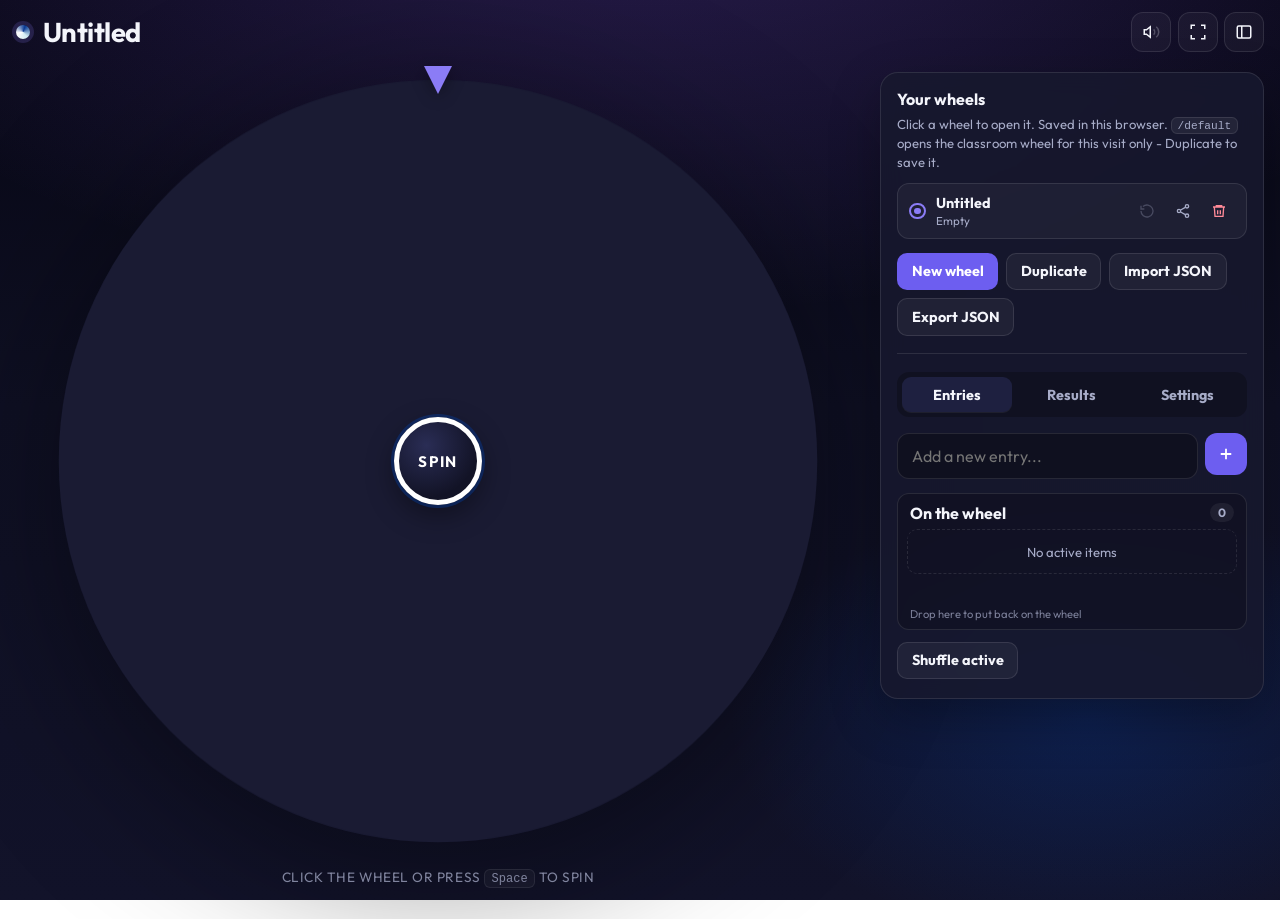
<file: index.html>
<!DOCTYPE html>
<html lang="en" class="bg-midnight">
  <head>
    <meta charset="UTF-8" />
    <meta name="viewport" content="width=device-width, initial-scale=1.0" />
    <meta name="description" content="Standalone spin-the-wheel for classroom check-ins. Works offline on GitHub Pages." />
    <title>Spin Wheel</title>
    <link rel="stylesheet" href="./css/styles.css" />
  </head>
  <body>
    <div class="app">
      <header class="topbar">
        <div class="brand">
          <span class="brand-mark" aria-hidden="true"></span>
          <div class="wheel-title-wrap">
            <h1 id="wheel-title" class="wheel-title">Untitled</h1>
            <input
              type="text"
              id="wheel-title-edit"
              class="wheel-title-edit"
              maxlength="80"
              hidden
              spellcheck="false"
              autocomplete="off"
              aria-label="Rename wheel"
            />
          </div>
        </div>
        <div class="top-actions">
          <button type="button" class="icon-btn" id="btn-mute" title="Mute" aria-label="Mute sounds">
            <svg viewBox="0 0 24 24" width="18" height="18" fill="none" stroke="currentColor" stroke-width="2">
              <path d="M11 5 6 9H3v6h3l5 4V5z" />
              <path d="M15.5 8.5a5 5 0 0 1 0 7" class="mute-wave" />
              <path d="M19 5a9 9 0 0 1 0 14" class="mute-wave" />
            </svg>
          </button>
          <button type="button" class="icon-btn" id="btn-fullscreen" title="Fullscreen" aria-label="Toggle fullscreen">
            <svg viewBox="0 0 24 24" width="18" height="18" fill="none" stroke="currentColor" stroke-width="2">
              <path d="M8 3H3v5M16 3h5v5M8 21H3v-5M16 21h5v-5" />
            </svg>
          </button>
          <button type="button" class="icon-btn" id="btn-panel" title="Toggle panel" aria-label="Toggle side panel">
            <svg viewBox="0 0 24 24" width="18" height="18" fill="none" stroke="currentColor" stroke-width="2">
              <rect x="3" y="4" width="18" height="16" rx="2" />
              <path d="M9 4v16" />
            </svg>
          </button>
        </div>
      </header>

      <main class="layout">
        <section class="stage" aria-label="Spin wheel">
          <div class="wheel-wrap">
            <div class="pointer" id="pointer" aria-hidden="true"></div>
            <canvas id="wheel" width="640" height="640" role="img" aria-label="Decision wheel"></canvas>
            <button type="button" class="spin-btn" id="btn-spin" aria-label="Spin the wheel">
              <span>SPIN</span>
            </button>
            <div class="winner-on-wheel" id="winner-on-wheel" hidden>
              <p class="winner-label">Winner</p>
              <p class="winner-text" id="winner-text"></p>
              <div class="winner-actions">
                <button type="button" class="btn ghost" id="btn-dismiss-winner">Close</button>
              </div>
            </div>
          </div>
          <p class="hint">Click the wheel or press <kbd>Space</kbd> to spin</p>
        </section>

        <aside class="panel" id="side-panel">
          <section class="wheel-dock" id="wheel-dock" data-editor-only aria-label="Your wheels">
            <h2 class="panel-heading">Your wheels</h2>
            <p class="panel-note">
              Click a wheel to open it. Saved in this browser.
              <code>/default</code> opens the classroom wheel for this visit only - Duplicate to save it.
            </p>
            <div class="wheel-library" id="wheel-library" role="radiogroup" aria-label="Saved wheels"></div>
            <div class="row gap">
              <button type="button" class="btn secondary" id="btn-new-wheel">New wheel</button>
              <button type="button" class="btn ghost" id="btn-save-as-new">Duplicate</button>
              <button type="button" class="btn ghost" id="btn-import">Import JSON</button>
              <button type="button" class="btn ghost" id="btn-export">Export JSON</button>
              <input type="file" id="import-file" accept="application/json,.json" hidden />
            </div>
          </section>

          <section class="viewer-dock" id="viewer-dock" hidden aria-label="Share">
            <button type="button" class="btn secondary" id="btn-viewer-share">Share</button>
          </section>

          <div class="tabs" id="panel-tabs" role="tablist">
            <button type="button" class="tab active" data-tab="entries" data-editor-only role="tab" aria-selected="true">Entries</button>
            <button type="button" class="tab" data-tab="results" role="tab" aria-selected="false">Results</button>
            <button type="button" class="tab" data-tab="settings" data-editor-only role="tab" aria-selected="false">Settings</button>
          </div>

          <div class="tab-pane active" id="tab-entries" role="tabpanel" data-editor-only>
            <p class="panel-note" id="entries-lock-note" hidden>
              Default wheel from <code>/default</code> or a share link is session-only (not saved).
              Duplicate it into Your wheels to edit or keep it.
            </p>

            <form class="add-entry-row" id="add-entry-form">
              <input type="text" id="add-entry-input" maxlength="200" placeholder="Add a new entry..." autocomplete="off" />
              <button type="submit" class="btn secondary icon-action" id="btn-add-entry" title="Add entry" aria-label="Add entry">
                <svg viewBox="0 0 24 24" width="18" height="18" fill="none" stroke="currentColor" stroke-width="2.4">
                  <path d="M12 5v14M5 12h14" />
                </svg>
              </button>
            </form>

            <div class="entry-board">
              <section class="entry-column" aria-labelledby="active-heading">
                <div class="entry-column-head">
                  <h2 class="panel-heading" id="active-heading">On the wheel</h2>
                  <span class="entry-count" id="active-count">0</span>
                </div>
                <ul class="entry-list" id="active-list" data-zone="active"></ul>
                <p class="entry-drop-hint">Drop here to put back on the wheel</p>
              </section>

              <div class="entry-zone-actions">
                <button type="button" class="btn ghost" id="btn-shuffle">Shuffle active</button>
              </div>

              <div id="removed-section">
                <section class="entry-column is-inactive" aria-labelledby="inactive-heading">
                  <div class="entry-column-head">
                    <h2 class="panel-heading" id="inactive-heading">Removed</h2>
                    <span class="entry-count" id="inactive-count">0</span>
                  </div>
                  <ul class="entry-list" id="inactive-list" data-zone="inactive"></ul>
                  <p class="entry-drop-hint">Drop here to soft-remove (kept in JSON)</p>
                </section>

                <div class="entry-zone-actions">
                  <button type="button" class="btn ghost" id="btn-restore-removed">Restore all removed</button>
                </div>
              </div>
            </div>
          </div>

          <div class="tab-pane" id="tab-results" role="tabpanel" hidden>
            <div class="row between">
              <h2 class="panel-heading">Spin history</h2>
              <button type="button" class="btn ghost" id="btn-clear-results">Clear</button>
            </div>
            <ol class="results-list" id="results-list"></ol>
            <p class="empty" id="results-empty">No spins yet. Give the wheel a whirl.</p>
          </div>

          <div class="tab-pane" id="tab-settings" role="tabpanel" hidden data-editor-only>
            <h2 class="panel-heading">Spin behavior</h2>
            <label class="toggle">
              <input type="checkbox" id="opt-announce-winner" />
              <span>Announce winner after spin</span>
            </label>
            <label class="toggle">
              <input type="checkbox" id="opt-auto-remove" />
              <span>Auto-remove winner after spin</span>
            </label>
            <label class="toggle">
              <input type="checkbox" id="opt-confetti" />
              <span>Confetti celebration</span>
            </label>
            <label class="toggle">
              <input type="checkbox" id="opt-sounds" />
              <span>Tick &amp; win sounds</span>
            </label>
            <label class="field-label" for="opt-spin-time">Spin duration (seconds)</label>
            <input type="range" id="opt-spin-time" min="3" max="12" step="1" value="5" />
            <p class="range-value"><span id="spin-time-value">5</span>s</p>
            <label class="field-label" for="opt-title">Wheel title</label>
            <input type="text" id="opt-title" maxlength="80" />
          </div>
        </aside>
      </main>
    </div>

    <canvas id="confetti" class="confetti-layer" aria-hidden="true"></canvas>

    <div class="share-modal" id="share-modal" hidden>
      <div class="share-modal-backdrop" data-close-share></div>
      <div class="share-modal-card" role="dialog" aria-modal="true" aria-labelledby="share-modal-title">
        <div class="share-modal-head">
          <h2 id="share-modal-title">Share wheel</h2>
          <button type="button" class="icon-btn" id="btn-close-share" aria-label="Close share dialog">
            <svg viewBox="0 0 24 24" width="18" height="18" fill="none" stroke="currentColor" stroke-width="2">
              <path d="M6 6l12 12M18 6 6 18" />
            </svg>
          </button>
        </div>
        <p class="panel-note" id="share-modal-desc">
          Anyone with this link gets this wheel as their default - nothing is stored on a server.
        </p>
        <label class="toggle" id="share-play-option">
          <input type="checkbox" id="opt-share-play" />
          <span>Results-only link (hide Entries, Settings, and Your wheels)</span>
        </label>
        <div class="share-qr-wrap">
          <img id="share-qr" alt="QR code for shared wheel" width="220" height="220" />
        </div>
        <label class="field-label" for="share-url">Share link</label>
        <div class="share-url-row">
          <input type="text" id="share-url" readonly />
          <button type="button" class="btn secondary" id="btn-copy-share">Copy</button>
        </div>
        <p class="share-status" id="share-status" hidden></p>
      </div>
    </div>

    <script type="module" src="./js/app.js"></script>
  </body>
</html>
</file>
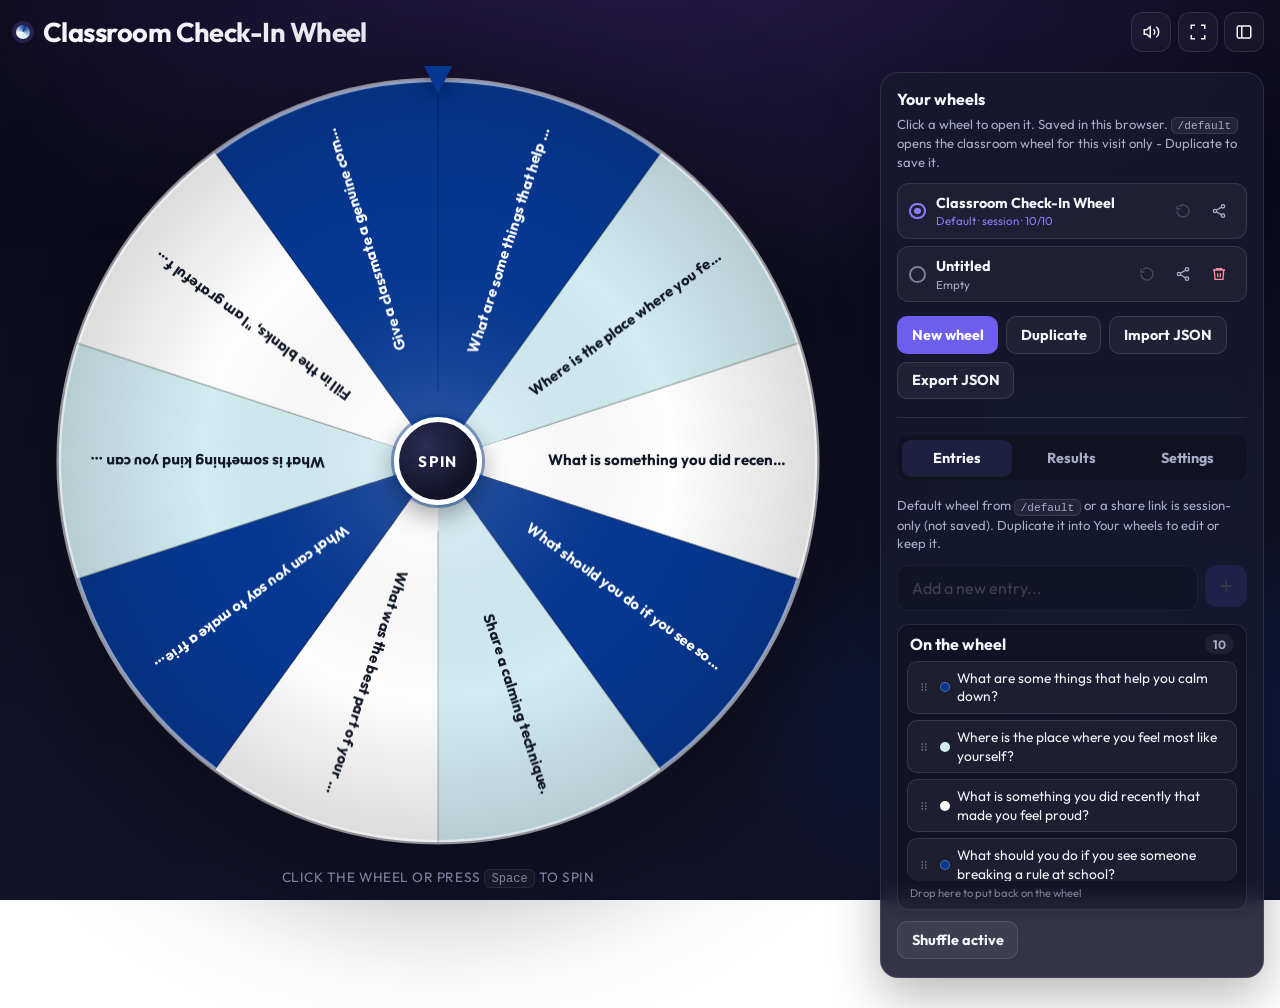
<file: default/index.html>
<!DOCTYPE html>
<html lang="en">
  <head>
    <meta charset="UTF-8" />
    <meta name="viewport" content="width=device-width, initial-scale=1.0" />
    <meta name="robots" content="noindex" />
    <title>Loading default wheel…</title>
    <script type="module">
      import { builtinShareHash } from "../js/default-share-token.js";
      // Domain-agnostic: go to the app root with the canonical #w= token.
      const root = new URL("../", location.href);
      location.replace(`${root.pathname}${root.search}${builtinShareHash()}`);
    </script>
  </head>
  <body
    style="
      margin: 0;
      min-height: 100vh;
      display: grid;
      place-items: center;
      background: #0f1024;
      color: #a7acc8;
      font-family: system-ui, sans-serif;
    "
  >
    <p>Loading default wheel…</p>
  </body>
</html>
</file>
<file: css/styles.css>
@font-face {
  font-family: "Outfit";
  src: url("../fonts/outfit-400.woff2") format("woff2");
  font-weight: 400;
  font-style: normal;
  font-display: swap;
}

@font-face {
  font-family: "Outfit";
  src: url("../fonts/outfit-700.woff2") format("woff2");
  font-weight: 600 800;
  font-style: normal;
  font-display: swap;
}

:root {
  --bg-deep: #070714;
  --bg-main: #0f1024;
  --bg-card: #17182e;
  --bg-elevated: #1e2040;
  --border: rgba(255, 255, 255, 0.1);
  --text: #f4f5fb;
  --text-muted: #a7acc8;
  --accent: #8b7cf6;
  --accent-strong: #6d5ef0;
  --danger: #ef4b5f;
  --navy: #063893;
  --sky: #d2ecf2;
  --cream: #fefefe;
  --radius: 14px;
  --font: "Outfit", "Trebuchet MS", sans-serif;
  --display: "Outfit", "Trebuchet MS", sans-serif;
  --wheel-size: min(100%, min(86vh, 880px));
  --shadow: 0 28px 80px rgba(0, 0, 0, 0.45);
}

*,
*::before,
*::after {
  box-sizing: border-box;
}

html,
body {
  margin: 0;
  min-height: 100%;
}

body {
  font-family: var(--font);
  color: var(--text);
  background:
    radial-gradient(70% 50% at 50% -15%, rgba(139, 92, 246, 0.28) 0%, transparent 100%),
    radial-gradient(40% 35% at 85% 80%, rgba(6, 56, 147, 0.35) 0%, transparent 70%),
    linear-gradient(180deg, var(--bg-deep), var(--bg-main) 45%, #12132a);
  background-attachment: fixed;
}

button,
input,
textarea {
  font: inherit;
}

.app {
  width: min(1680px, 100%);
  margin: 0 auto;
  padding: 0.75rem 1rem 2rem;
}

.topbar {
  display: flex;
  align-items: center;
  justify-content: space-between;
  gap: 1rem;
  margin-bottom: 1.25rem;
}

.brand {
  display: flex;
  align-items: center;
  gap: 0.75rem;
  min-width: 0;
  flex: 1;
}

.brand-mark {
  width: 14px;
  height: 14px;
  border-radius: 50%;
  background: conic-gradient(from 20deg, var(--navy), var(--sky), var(--cream), var(--navy));
  box-shadow: 0 0 0 4px rgba(139, 124, 246, 0.18);
  flex-shrink: 0;
}

.wheel-title-wrap {
  min-width: 0;
  max-width: 100%;
}

.wheel-title,
.wheel-title-edit {
  margin: 0;
  font-family: var(--display);
  font-size: clamp(1.15rem, 2.4vw, 1.7rem);
  font-weight: 700;
  letter-spacing: -0.02em;
  line-height: 1.2;
  color: var(--text);
}

.wheel-title {
  white-space: nowrap;
  overflow: hidden;
  text-overflow: ellipsis;
  border-radius: 8px;
  padding: 0.12rem 0.4rem;
  margin-left: -0.4rem;
  border: 1px solid transparent;
  transition: background 0.15s ease, border-color 0.15s ease;
}

.wheel-title.is-editable {
  cursor: text;
}

.wheel-title.is-editable:hover,
.wheel-title.is-editable:focus-visible {
  background: rgba(255, 255, 255, 0.06);
  border-color: rgba(255, 255, 255, 0.12);
  outline: none;
}

.wheel-title-edit {
  display: block;
  width: min(100%, 28rem);
  max-width: calc(100vw - 10rem);
  box-sizing: border-box;
  padding: 0.12rem 0.4rem;
  margin-left: -0.4rem;
  border-radius: 8px;
  border: 1px solid color-mix(in oklab, var(--accent) 45%, transparent);
  background: rgba(255, 255, 255, 0.08);
  outline: none;
  box-shadow: 0 0 0 3px rgba(139, 124, 246, 0.18);
}

.wheel-title-edit[hidden] {
  display: none;
}

.top-actions {
  display: flex;
  gap: 0.4rem;
}

.icon-btn {
  width: 40px;
  height: 40px;
  border-radius: 12px;
  border: 1px solid var(--border);
  background: rgba(255, 255, 255, 0.04);
  color: var(--text);
  cursor: pointer;
  display: grid;
  place-items: center;
  transition: background 0.2s ease, border-color 0.2s ease, transform 0.15s ease;
}

.icon-btn:hover {
  background: rgba(255, 255, 255, 0.08);
  border-color: rgba(255, 255, 255, 0.2);
}

.icon-btn:active {
  transform: scale(0.96);
}

body.is-muted .mute-wave {
  opacity: 0.25;
}

.layout {
  display: grid;
  grid-template-columns: minmax(0, 1.25fr) minmax(300px, clamp(340px, 30vw, 520px));
  gap: 1.25rem;
  align-items: start;
}

.layout:has(.panel.is-collapsed) {
  grid-template-columns: 1fr;
}

.stage {
  display: flex;
  flex-direction: column;
  align-items: center;
  justify-content: center;
  min-height: min(86vh, 900px);
  width: 100%;
}

.wheel-wrap {
  position: relative;
  width: var(--wheel-size);
  aspect-ratio: 1;
  height: auto;
  filter: drop-shadow(var(--shadow));
}

#wheel {
  width: 100%;
  height: 100%;
  border-radius: 50%;
  cursor: pointer;
  touch-action: manipulation;
}

.pointer {
  position: absolute;
  top: -6px;
  left: 50%;
  z-index: 3;
  width: 0;
  height: 0;
  transform: translateX(-50%);
  border-left: 14px solid transparent;
  border-right: 14px solid transparent;
  border-top: 28px solid var(--accent);
  filter: drop-shadow(0 4px 8px rgba(0, 0, 0, 0.35));
  transition: border-top-color 0.2s ease;
}

.spin-btn {
  position: absolute;
  inset: 50%;
  z-index: 4;
  width: 88px;
  height: 88px;
  margin: -44px 0 0 -44px;
  border-radius: 50%;
  border: 5px solid #fff;
  background: radial-gradient(circle at 35% 30%, #2a2d55, #121326 70%);
  color: #fff;
  font-weight: 800;
  letter-spacing: 0.08em;
  cursor: pointer;
  box-shadow:
    0 0 0 3px rgba(6, 56, 147, 0.45),
    0 10px 28px rgba(0, 0, 0, 0.4);
  transition: transform 0.18s ease, box-shadow 0.18s ease;
}

.spin-btn:hover:not(:disabled) {
  transform: scale(1.05);
}

.spin-btn:disabled {
  cursor: wait;
  opacity: 0.85;
}

.spin-btn span {
  display: block;
  font-size: 0.95rem;
}

.winner-on-wheel {
  position: absolute;
  inset: 14%;
  z-index: 5;
  display: flex;
  flex-direction: column;
  align-items: center;
  justify-content: center;
  gap: 0.65rem;
  padding: 1.25rem;
  text-align: center;
  border-radius: 50%;
  background: rgba(10, 11, 28, 0.88);
  border: 1px solid rgba(255, 255, 255, 0.14);
  backdrop-filter: blur(10px);
  animation: winner-pop 0.45s cubic-bezier(0.2, 0.9, 0.2, 1);
}

.winner-on-wheel[hidden] {
  display: none;
}

.winner-label {
  margin: 0;
  text-transform: uppercase;
  letter-spacing: 0.18em;
  font-size: 0.7rem;
  color: var(--accent);
  font-weight: 700;
}

.winner-text {
  margin: 0;
  font-family: var(--display);
  font-size: clamp(0.95rem, 2.2vw, 1.2rem);
  line-height: 1.35;
  max-width: 16ch;
}

.winner-actions {
  display: flex;
  gap: 0.5rem;
  flex-wrap: wrap;
  justify-content: center;
}

@keyframes winner-pop {
  from {
    opacity: 0;
    transform: scale(0.86);
  }
  to {
    opacity: 1;
    transform: scale(1);
  }
}

.hint {
  margin: 1.1rem 0 0;
  color: var(--text-muted);
  font-size: 0.85rem;
  letter-spacing: 0.04em;
  text-transform: uppercase;
  opacity: 0.75;
}

.hint kbd {
  display: inline-block;
  padding: 0.1rem 0.4rem;
  border-radius: 6px;
  border: 1px solid var(--border);
  background: rgba(255, 255, 255, 0.05);
  font-size: 0.75rem;
  text-transform: none;
  letter-spacing: 0;
}

.panel {
  background: color-mix(in oklab, var(--bg-card) 88%, transparent);
  border: 1px solid var(--border);
  border-radius: calc(var(--radius) + 4px);
  padding: 1rem;
  backdrop-filter: blur(12px);
  box-shadow: 0 18px 50px rgba(0, 0, 0, 0.28);
}

.panel.is-collapsed {
  display: none;
}

.tabs {
  display: grid;
  grid-template-columns: repeat(3, 1fr);
  gap: 0.35rem;
  margin-bottom: 1rem;
  padding: 0.3rem;
  border-radius: 12px;
  background: rgba(0, 0, 0, 0.25);
}

.tab {
  border: 0;
  border-radius: 9px;
  padding: 0.55rem 0.4rem;
  background: transparent;
  color: var(--text-muted);
  cursor: pointer;
  font-weight: 600;
  font-size: 0.9rem;
}

.tab.active {
  background: var(--bg-elevated);
  color: var(--text);
  box-shadow: 0 1px 0 rgba(255, 255, 255, 0.06);
}

.tab-pane[hidden] {
  display: none;
}

.panel-heading {
  margin: 0;
  font-size: 1rem;
  font-weight: 700;
}

.field-label {
  display: block;
  margin: 0.75rem 0 0.4rem;
  color: var(--text-muted);
  font-size: 0.82rem;
  font-weight: 600;
  letter-spacing: 0.03em;
  text-transform: uppercase;
}

textarea,
input[type="text"] {
  width: 100%;
  border-radius: 12px;
  border: 1px solid var(--border);
  background: rgba(0, 0, 0, 0.28);
  color: var(--text);
  padding: 0.75rem 0.85rem;
  resize: vertical;
  outline: none;
}

textarea:focus,
input[type="text"]:focus {
  border-color: color-mix(in oklab, var(--accent) 65%, white);
  box-shadow: 0 0 0 3px rgba(139, 124, 246, 0.2);
}

input[type="range"] {
  width: 100%;
  accent-color: var(--accent);
}

.range-value {
  margin: 0.2rem 0 0.8rem;
  color: var(--text-muted);
  font-size: 0.9rem;
}

.row {
  display: flex;
  align-items: center;
}

.row.gap {
  gap: 0.5rem;
  flex-wrap: wrap;
  margin-top: 0.85rem;
}

.row.between {
  justify-content: space-between;
  margin-bottom: 0.75rem;
}

.btn {
  border: 1px solid transparent;
  border-radius: 10px;
  padding: 0.55rem 0.85rem;
  cursor: pointer;
  font-weight: 650;
  font-size: 0.9rem;
  transition: transform 0.15s ease, background 0.15s ease, border-color 0.15s ease;
}

.btn:active {
  transform: scale(0.98);
}

.btn:disabled {
  opacity: 0.4;
  cursor: not-allowed;
  transform: none;
}

.btn.secondary {
  background: var(--accent-strong);
  color: #fff;
}

.btn.secondary:hover {
  background: #7a6af5;
}

.btn.ghost {
  background: rgba(255, 255, 255, 0.05);
  border-color: var(--border);
  color: var(--text);
}

.btn.ghost:hover {
  background: rgba(255, 255, 255, 0.1);
}

.btn.danger {
  background: color-mix(in oklab, var(--danger) 18%, transparent);
  border-color: color-mix(in oklab, var(--danger) 45%, transparent);
  color: #ffb4be;
}

.btn.danger:hover {
  background: color-mix(in oklab, var(--danger) 28%, transparent);
}

.btn.full {
  width: 100%;
  margin-top: 1rem;
}

.toggle {
  display: flex;
  align-items: center;
  gap: 0.65rem;
  margin: 0.65rem 0;
  cursor: pointer;
  color: var(--text);
}

.toggle[hidden] {
  display: none !important;
}

.toggle input {
  width: 1.05rem;
  height: 1.05rem;
  accent-color: var(--accent);
}

.results-list {
  list-style: none;
  margin: 0;
  padding: 0;
  display: flex;
  flex-direction: column;
  gap: 0.5rem;
  max-height: 420px;
  overflow: auto;
}

.results-list li {
  display: grid;
  grid-template-columns: auto 1fr;
  gap: 0.65rem;
  align-items: start;
  padding: 0.7rem 0.8rem;
  border-radius: 12px;
  background: rgba(255, 255, 255, 0.04);
  border: 1px solid var(--border);
}

.result-swatch {
  width: 12px;
  height: 12px;
  margin-top: 0.35rem;
  border-radius: 50%;
  border: 1px solid rgba(255, 255, 255, 0.25);
}

.result-text {
  margin: 0;
  font-size: 0.92rem;
  line-height: 1.35;
}

.result-meta {
  margin: 0.25rem 0 0;
  color: var(--text-muted);
  font-size: 0.75rem;
}

.empty {
  color: var(--text-muted);
  font-size: 0.92rem;
}

.empty[hidden] {
  display: none;
}

.panel-note {
  margin: 0.35rem 0 0.75rem;
  color: var(--text-muted);
  font-size: 0.82rem;
  line-height: 1.4;
}

.panel-note code {
  font-size: 0.85em;
  padding: 0.1rem 0.35rem;
  border-radius: 6px;
  background: rgba(255, 255, 255, 0.06);
  border: 1px solid var(--border);
}

.panel-heading.spaced {
  margin-top: 1.35rem;
}

.wheel-dock {
  margin: 0 0 1.1rem;
  padding: 0 0 1.1rem;
  border-bottom: 1px solid var(--border);
}

.wheel-dock .panel-heading {
  margin-bottom: 0.15rem;
}

.viewer-dock {
  margin: 0 0 1.1rem;
  padding: 0 0 1.1rem;
  border-bottom: 1px solid var(--border);
}

.viewer-dock .btn {
  width: 100%;
}

body.is-play-view [data-editor-only] {
  display: none !important;
}

body.is-play-view .tabs {
  grid-template-columns: 1fr;
}

.wheel-library {
  margin: 0 0 0.85rem;
  padding: 0;
  display: flex;
  flex-direction: column;
  gap: 0.45rem;
  max-height: 280px;
  overflow: auto;
}

.wheel-radio {
  display: flex;
  align-items: center;
  gap: 0.65rem;
  padding: 0.6rem 0.7rem;
  border-radius: 12px;
  border: 1px solid var(--border);
  background: rgba(255, 255, 255, 0.04);
  cursor: pointer;
  transition: border-color 0.15s ease, background 0.15s ease;
}

.wheel-radio:hover {
  background: rgba(255, 255, 255, 0.07);
}

.wheel-radio.shared-session {
  cursor: default;
}

.wheel-radio.shared-session .wheel-lib-meta {
  color: var(--accent);
}

.wheel-radio input {
  position: absolute;
  opacity: 0;
  pointer-events: none;
}

.wheel-radio-mark {
  width: 1.05rem;
  height: 1.05rem;
  border-radius: 50%;
  border: 2px solid color-mix(in oklab, var(--text-muted) 70%, transparent);
  flex-shrink: 0;
  position: relative;
}

.wheel-radio.is-active .wheel-radio-mark {
  border-color: var(--accent);
}

.wheel-radio.is-active .wheel-radio-mark::after {
  content: "";
  position: absolute;
  inset: 3px;
  border-radius: 50%;
  background: var(--accent);
}

.wheel-lib-info {
  flex: 1;
  min-width: 0;
  display: flex;
  flex-direction: column;
  gap: 0.12rem;
}

.wheel-lib-name {
  font-size: 0.9rem;
  font-weight: 650;
  white-space: nowrap;
  overflow: hidden;
  text-overflow: ellipsis;
}

.wheel-lib-meta {
  color: var(--text-muted);
  font-size: 0.72rem;
}

.wheel-lib-actions {
  display: flex;
  gap: 0.25rem;
  flex-shrink: 0;
}

.icon-action {
  width: 32px;
  height: 32px;
  border-radius: 9px;
  border: 1px solid transparent;
  background: transparent;
  color: var(--text-muted);
  display: grid;
  place-items: center;
  cursor: pointer;
  padding: 0;
  transition: background 0.15s ease, color 0.15s ease, border-color 0.15s ease;
}

.icon-action:hover:not(:disabled) {
  background: rgba(255, 255, 255, 0.08);
  color: var(--text);
}

.icon-action:disabled {
  opacity: 0.3;
  cursor: not-allowed;
}

.icon-action.danger-icon {
  color: #ff8a98;
}

.icon-action.danger-icon:hover:not(:disabled) {
  background: color-mix(in oklab, var(--danger) 22%, transparent);
  border-color: color-mix(in oklab, var(--danger) 40%, transparent);
  color: #ffb4be;
}

.icon-action.ghost-icon:hover:not(:disabled) {
  color: var(--accent);
}

.btn.icon-action {
  width: 42px;
  height: 42px;
  border-radius: 12px;
  background: var(--accent-strong);
  color: #fff;
  border: 0;
}

.btn.icon-action:hover:not(:disabled) {
  background: #7a6af5;
  color: #fff;
}

.entry-board {
  display: flex;
  flex-direction: column;
  gap: 0.85rem;
}

.entry-column {
  border: 1px solid var(--border);
  border-radius: 12px;
  background: rgba(0, 0, 0, 0.2);
  padding: 0.55rem;
  min-height: 0;
}

.entry-column.is-inactive {
  background: rgba(0, 0, 0, 0.12);
  opacity: 0.92;
}

.entry-column-head {
  display: flex;
  align-items: center;
  justify-content: space-between;
  gap: 0.5rem;
  margin-bottom: 0.4rem;
  padding: 0 0.2rem;
}

.entry-count {
  font-size: 0.75rem;
  font-weight: 700;
  color: var(--text-muted);
  background: rgba(255, 255, 255, 0.06);
  border-radius: 999px;
  padding: 0.15rem 0.5rem;
}

.entry-list {
  list-style: none;
  margin: 0;
  padding: 0;
  display: flex;
  flex-direction: column;
  gap: 0.35rem;
  min-height: 72px;
  max-height: 220px;
  overflow: auto;
  border-radius: 10px;
}

.entry-list.is-drag-over {
  outline: 2px dashed color-mix(in oklab, var(--accent) 55%, transparent);
  outline-offset: 2px;
  background: color-mix(in oklab, var(--accent) 8%, transparent);
}

.entry-item {
  display: grid;
  grid-template-columns: auto auto minmax(0, 1fr) auto;
  align-items: center;
  gap: 0.45rem;
  padding: 0.45rem 0.5rem;
  border-radius: 10px;
  border: 1px solid var(--border);
  background: rgba(255, 255, 255, 0.05);
  cursor: default;
}

.entry-item.is-removed {
  opacity: 0.55;
  background: rgba(255, 255, 255, 0.03);
}

.entry-item.is-dragging {
  opacity: 0.45;
}

.entry-grip {
  color: var(--text-muted);
  display: grid;
  place-items: center;
  opacity: 0.7;
  cursor: grab;
  padding: 0.25rem 0.1rem;
  touch-action: none;
}

.entry-grip:active {
  cursor: grabbing;
}

.entry-swatch {
  width: 10px;
  height: 10px;
  border-radius: 50%;
  border: 1px solid rgba(255, 255, 255, 0.25);
  cursor: grab;
}

.entry-text {
  min-width: 0;
  font-size: 0.86rem;
  line-height: 1.35;
  color: var(--text);
  cursor: grab;
  user-select: none;
}

.entry-text-input {
  min-width: 0;
  width: 100%;
  font-size: 0.86rem;
  line-height: 1.35;
  color: var(--text);
  border: 0;
  background: transparent;
  padding: 0.2rem 0.15rem;
  border-radius: 6px;
  cursor: text;
  user-select: text;
}

.entry-text-input:focus {
  outline: none;
  background: rgba(255, 255, 255, 0.06);
}

.entry-empty {
  padding: 0.85rem 0.5rem;
  text-align: center;
  color: var(--text-muted);
  font-size: 0.82rem;
  border: 1px dashed var(--border);
  border-radius: 10px;
}

.entry-drop-hint {
  margin: 0.35rem 0 0;
  padding: 0 0.2rem;
  color: var(--text-muted);
  font-size: 0.7rem;
  opacity: 0.7;
}

.add-entry-row {
  display: grid;
  grid-template-columns: minmax(0, 1fr) auto;
  gap: 0.45rem;
  margin: 0 0 0.85rem;
}

.add-entry-row.is-disabled {
  opacity: 0.45;
  pointer-events: none;
}

.entry-zone-actions {
  display: flex;
  justify-content: flex-start;
  margin: -0.15rem 0 0.15rem;
}

.catalog-locked .entry-text-input {
  pointer-events: none;
}

.confetti-layer {
  position: fixed;
  inset: 0;
  width: 100%;
  height: 100%;
  pointer-events: none;
  z-index: 40;
}

.share-modal[hidden] {
  display: none;
}

.share-modal {
  position: fixed;
  inset: 0;
  z-index: 50;
  display: grid;
  place-items: center;
  padding: 1rem;
}

.share-modal-backdrop {
  position: absolute;
  inset: 0;
  background: rgba(4, 5, 18, 0.72);
  backdrop-filter: blur(4px);
}

.share-modal-card {
  position: relative;
  width: min(440px, 100%);
  border-radius: 16px;
  border: 1px solid var(--border);
  background: var(--bg-card);
  box-shadow: 0 28px 80px rgba(0, 0, 0, 0.5);
  padding: 1.1rem 1.15rem 1.25rem;
}

.share-modal-head {
  display: flex;
  align-items: center;
  justify-content: space-between;
  gap: 0.75rem;
  margin-bottom: 0.35rem;
}

.share-modal-head h2 {
  margin: 0;
  font-size: 1.15rem;
}

.share-qr-wrap {
  display: grid;
  place-items: center;
  margin: 0.85rem 0 1rem;
  padding: 0.85rem;
  border-radius: 14px;
  background: #fff;
}

.share-qr-wrap img {
  display: block;
  width: min(220px, 70vw);
  height: auto;
  image-rendering: pixelated;
}

.share-url-row {
  display: grid;
  grid-template-columns: minmax(0, 1fr) auto;
  gap: 0.45rem;
}

.share-url-row input {
  font-size: 0.78rem;
}

.share-status {
  margin: 0.65rem 0 0;
  color: var(--accent);
  font-size: 0.85rem;
  font-weight: 600;
}

.share-status.is-warn {
  color: #fbbf24;
}

body.is-spinning .hint {
  opacity: 0.4;
}

@media (max-width: 900px) {
  .layout {
    grid-template-columns: 1fr;
  }

  .stage {
    min-height: auto;
    padding-top: 0.5rem;
  }

  .panel {
    order: 2;
  }
}

@media (max-width: 560px) {
  .app {
    padding: 0.75rem 0.75rem 2rem;
  }

  .wheel-title,
  .wheel-title-edit {
    font-size: 1.05rem;
  }

  .spin-btn {
    width: 76px;
    height: 76px;
    margin: -38px 0 0 -38px;
  }

  .winner-text {
    max-width: 18ch;
  }
}
</file>
